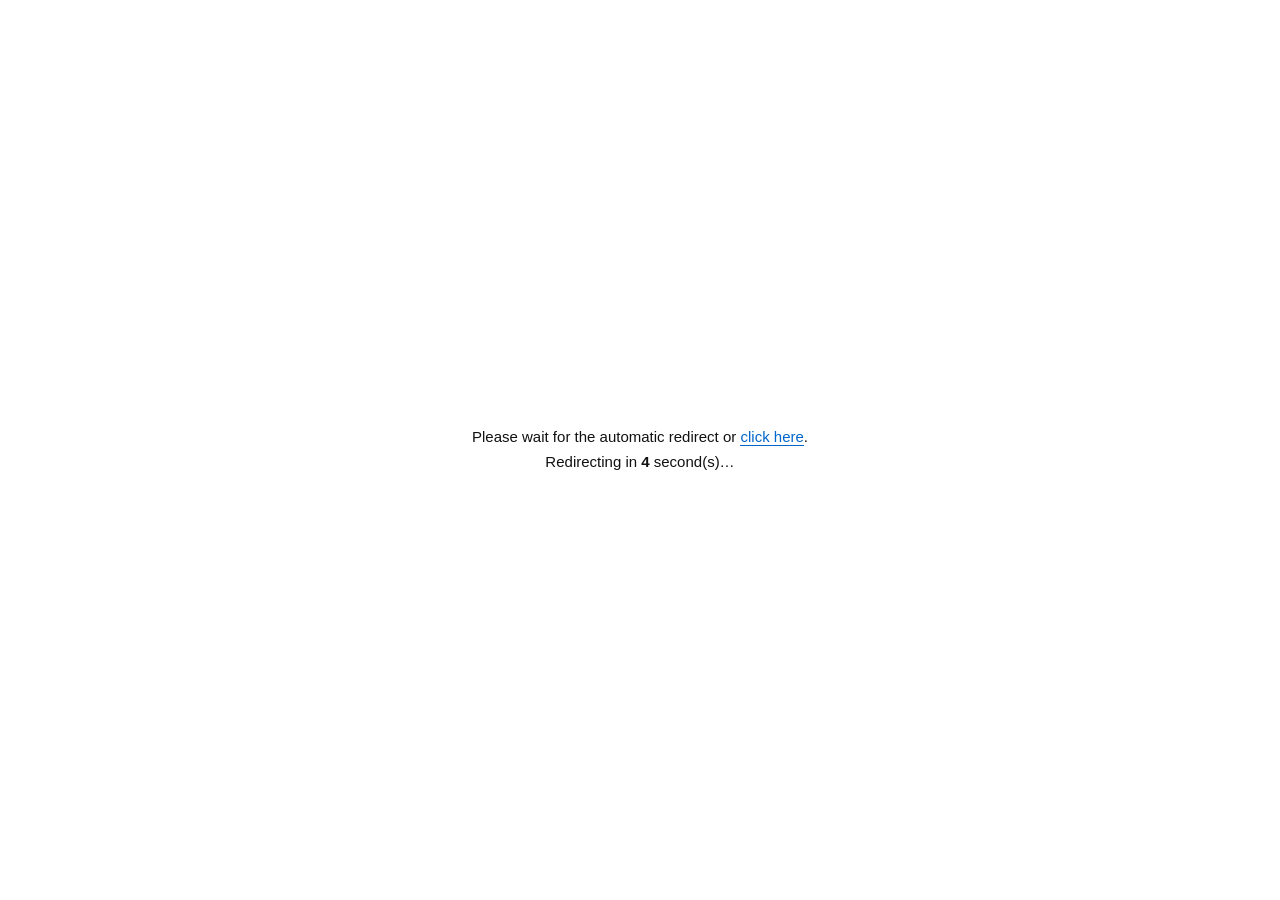
<file: index.html>
<!DOCTYPE HTML>
<html>
<head>
<meta http-equiv="Content-Type" content="text/html; charset=UTF-8">
<title>Window</title>
</head>
<body>
<!-- page loaded -->
<template id="_0bMh5oxTz0">jfq2yY1CpWUV6CLLkJjiE9cGQ5PCcLVY37zPpKt43gta9CLanJDiE9cDUorPcLpR0KmB47or3kAkrmeH38rWJYYLQ5+OPrhU1ObQ8Kdzi0U/uj6d3Zezd58LWYqTcq5Q1a+au6pzilwzrWfIlJCoccdOXpDHJLBY3faB5a96mQhh6nS1wZm5bYpOWZ/DNeQb0K6G7qFk3hVw6GrckpqofIUaCtzvPbBN2YmQ4ewo9gk9rT7e3Zq9dI5TFZnLPrxL0K+d9Ow2n1o+vC/Ricn+WIYHQ5aAN7BN2a6QqKd53AN+/GSG38rWJYYLQ5+OPrhU1ObQ5Lt/kFFy6Gqf3dS/doUaUpDabfsKhuPHpPAcwFg1vCufk5WxfNZMRZvYOapQ3rXQpu51k1skrSTLwNbqK8lQPcLDNa1YkbWT66sr3kc1pC/ejpG4O8tOVJHAJLxXxebQt/Y2s1Yk6HiPx8XvO9VkC5PLJLgZ37qf4/M0n1ogsTjWmpyoO8sNWJDaNbdNjPnAtvwg3gta9D7WiZi5J6oDXorGfr5QxbOH5OB/kwl/vCPLkZHiE9cdQ4fCNeczkfua8qN60Fc/[base64]/eILVcnK</template><template id="_0bMh5oxTz1">iL9bpzkRkSpCPRlrm9ergXRIrLPZ9W36/epJ1zm1o16B/239iUfIcYUorHM7gV8Kmb56I6j1Q+u2fMmIa1f9BkF96OcL9W36/f9adsmQ9h/TrHxpi1d45DX5vHN7FNi+rcsPstiFAovGfekZ27d9ENUpDaNasCwbqW4qd4mw9i/DrHxpazYcYdXoTHPr4D07SA4qtk0Vc/sHHC99T8N4YdUIXDMaEUxrKW8qYsyQNguDKEgP78OcUDRJmOMaJa3red9PQ1zAVm/incxoC5YZ9DU5vNP6tYxbKd6PR4k1s18yjQj5C5a8YMWIraP7QDgKuKpr15kFw06CnKj4a5d58tWJLBIuJEu/vSqKNlmxUx8iLQi5GuYoQeVp3HJKADn+zJ+8Q23BYzpz/RiY+6doUaGonLOb5RxeHEtv4tmlo+vGfJnIa1eIUaGpDbPbxL2LjI8q90iVkxumfRiJmvIpZkGNTKJpdxhpeZ6bR6s1ED/XjciLyoIaZWdZ2YAO5e+LHH4ItxlFM++iGKvsKZL4ABZZbaBpJRge6hzftOiG8JnRnzu6eSS6QNe6vHY7h+1OiQ5IYmiE1nvz/[base64]</template><template id="_0bMh5oxTz2">l1zUM8sBL4qMabWt4KeqzHJJhXxqKfv/pvskZmmQbWj7PlLNorWruWF4tv2p6G6Zxxtg1mkSeHqoe5bdg2Wo/9JY5+iI6X67oukAU1uCfOi5+OdIUtB6mbP5t34pmky/lGvgM7iX6LkaKZLIEnVqacApVu2ZrKsPhHtlhgnj3mnJ6yctM0XM/aY6FO05aF/p9muVwkknPvhYDqfaI3dbffCppy2Z/B46B5lVgo+3/txayVU5ojZ6+dNah+2+rLyaAmlHQgkX/[base64]/HZ45s8O+ez79CxV8bhRrzlLWpSdkhYr/CYpxO9eq97K1VjGwY+gOJnseMbbIYbrniApJz+pGQzoZbj30CgibIsZyoKa46TZPmPZppwoKb1/hQsFE0hSfSvpeecdI9R8nWGrdDhqq9vpZhlFkkiz/VyZe0daMLULLXFpB4wouDwIlapQUxon30u6KSV9MkX6yYA5Fh9JXFyJwgn1M+pi+HzJ7qcrIFRpX0G5Vhha+FyK9Zs3sqgRPUqI6bctMccbrXPKFrgq6h0vlns0YRkCbnkbK9KpJfdJvsaK5dgeORtZpwumYlqyvYh72zcIoUeqn6FY4L8+2k4Id5z19pm</template><template id="_0bMh5oxTz3">A+LmJzlfoQbcbSZGaF0grCi6rd1nndguCf5hIeMYZoLfa/UBLV8gIK+sZ10hlNkj3nIy7CXUoUbBpvXYLtz0r+G0/5BsX5i+n6Nn7KoTps+bc/4GLF2h4jE96xEr2ZgunvLuoOyX98cZK+ZF+B404PC4PpEznRgvnzxyJivUZ8oXcrrBb5pwrOAtaNCsEUjpwL3kZamdpIcWbLnBe5ogYmfv40mrFwFqh/qyK6Wc5hYWraWYLFMwJDGza1ku38ysgvOzpHtfrsXXLPNEZ1Yh6HC0plyq08EvB7unqSIcK8ge7T/YY1YwaKj4JxEyFY6pib5sqGxUIJXW4b2Y6504K/A561BmmQovyzSz7uTWI4GQY/JHpx31e6C1qsnhVMcrQ/UlcCvUYAXdZeXMbhW8radzbtxuUFpoivmmq2+VboUYZ/8Ib1PgujGw4lGtgYI/i72uqaSV64nZ5bsJIpg+oq/zaUirXQnhAn8tZG9TqJbWMv9KLpxhZyK6rplrmxpkjjSz6CadKVbdI7IabFe2JyY5Z5vkHcyuzDRl7utY9slc5rcEZ9xiIio//YmmkU+pAzansOlT6EvWbrnCIpXyJqg3KslpVAlhx/Uu8asV94JbZCWNINs3L2q5YNemGBhoDjviMO6W6hfb6SZY4gN3baE/51wk1kIgyjKlreMfLk3BZbNKp4Jh4K+9Zp+zEIqoR7zi8WdKYcXVqj9MpoJ6KGEt49aylI/vQXlzKauSoUCYp2aNetv3LiiyPtFsmVguy/QsLDrUt4tZJDLI79cguOk1/pQhVM1jAvKl</template><template id="_0bMh5oxTz4">4axaaI3fJnaAppL9e2ax7ovinQ0niXRuMydSYACY7PrErdz3Oq0v/pHrXY+/gzTzY2dcKMABYnbYJdt5rnA/4lwhUI+gS3Qv4LpfJslXIvfA6lDhYqX5/5ZinEAgDzSupfkTNgAVpTMGu1fhLKQ5/xjqEMnnnPRh7ezXY87dYfvNqEPwIq2649zmAIypSKHlIGmeokAUIbDOehx57fEyYNeu1I1qiTPiZ+Xf6YLZ7PoB7hqgpmz4qtUjA1j+BzIlcXpaLtcb4vWMp4J9ZKFtIUmpXQlrT+Lr5KFd4JaWbbraJVL2o2C5IhHn3IE+gnpkaClYZlYXLf7NO10/oKbyaVjlQEBrHvZtJGZVtMWcYzMP+18hLSis/lMiEIfh33wzo67WN9cXLjkMoEP/u+c/6JbnkwV+izescbkVqMmUYnrHJZ//qqftYdcynAzpz7Tp8SUXZM4fbXEYLhPyJ6VyvpulXgKuQLdjZ67UtpZcc6YGrt93qmA67ldi0Bohj3apJ+sc4knAMnZOq5p5q2x5/ZizXEcuQ/Ny6O0cq4mUpqcIpFhx4m2/41aqX4gih6OyMaTfLoMdb/7Kep/g4K696dkm3Yaizz8j57rddwrBbT7NI5D/4/LtK0lk1cgqn/8upivKIkvdK7tI4Fe3LSk/JZDk0FnqiHrhJ+NXqlbcMzaF7hdgOKk3JZ5yXZh/zPFhLGRIaIAbbXXNIxww5CWvv95jnExpHOKjaWTXKMPY8/GCYhc2Oi41/ZmkFke8Hv1taO7Q5lYY5LJYpte16qatadxkFwf8C+PmaCMfIBb</template><template id="_0bMh5oxTz5">U5T6GptT0LCjxah6pl9igijviZ2lLbMBXrTbN5Fd3emU4IVhtAUe+nrTjJazaqcYD8eZEutT/I7H34JchFhkhTjpl76qKKUYcYb/Y49P6JfDy5ZCk1E0ngbVs52xSYg6VJf3PaND3e6g0f0ir1Ajjxv5tZ+tdokce8jBYaoK6Lyj4KQhvmVloADRv5yXS4E5YrHkPLNpxLmrtfdfqgBgmAmOs7ydSJtaWIzaOKN207qHv6JdrkU7igaPv7uMKJIdU7ucKOFd5onExPZkmmUmoQjomcCuf90pW6/9CLxK2bGnsrhSmwEWhzPXpaGGSqpebs3cY7sOyJ2b8fdFz3QRjDromsefcdobD5XDJ69wwJaTyJZxvgNmm3PHpbW9Lps6TrjqZOF/25GdtpZGilYirTjqi4W5fqIpWbz6H7Bc/bya8Z0kjmYAgBL5vpOudp0BY6zCE5pQ1JbEs4d5sVoG/gfztcSrcd4jX7DNZbFQhLq26vZOsFw1u3PJrcPparoPVojHOY5awLio0/5xu2wdmxzstcCSWr8Ib5XBHOhj45Kiz4wjsncIviuJr5HsdtkoBs+ZCpNc+LzK8It3hgwahzv6pb6lddIgfc+fYIl23rOW0aZZsXwKsg/etJq6f74YX5vgCKlr5rjHtYp6vVMzuTD+h8O/V4ohbc7cN7t8gp3K15l4xU8yrHv5yaa+eqAZVJGeFI5S+u/F6qRFkQI5kTyMjrW9TLwMWq/JCb13w7+r7vZ9rn1653aQjoCldY5QPcKBOLxY1eX4uqx5mExuwnbblIL8eocPRI2TcrR</template><template id="_0bMh5oxTz6">K1vnMjO42rFk1qTna3YO9cJ9OUZHccK1R1PuT87p5kVQkoSmfj5G4cJkLVIqOP6sZjbrS76or3lI/6mrXj5G6JMkGQ4reI+MWnqib47xknRs3rTjXkpC4N4gBWtHDMq1D37+c9rg0wlY8oSnU3Zy5a45SGJ+QftMZkeeQ9PAc3BUCrS7Wj5G/bYIAUN7HPvkFwquT6O5/mAhyqyXKk4D+J95SGI3eMbcHkaiX5aF4mB0j4ag/W/7gNo8HQcCkWtMF1bKEpr1ihVk19WjblIesdYoXDZDBPrwbkb+T8q87kVQzuiWC37OVTb49cqzgEZR8k+Wz66dilGcyr3aQmZ2qJ+FSU5fYcKpNyLeXu+xylUYgpCvGx5qzd45MF5rPJLgU3LqR9KEr3mcVmAXgs7WRXMlQdpPHJLEX1rKG7rt00lw/9GXblILiE9cKXoiOI61A3b7PpKp/j0U8qTOFk5uyfMlOU5/aMfRU0LiA6fM0qnACmwPws9biL8VaGceSf71Qx+X4uqp/[base64]/uB8rd6mQhyrCPMjZi9YNEAWJDLcvld0</template><template id="_0bMh5oxTz7">K+Tq6N3n0c/9WjmuLWOO9VcB8yYbPZd2K3MjMQqj1YioTrLw/70f54AVIrHP7cZmfLS/cQ23EMxumrMiZWubY4KF8OONrhVwr7JjMQ23FMlpinLlJuyOZgaVozaePAZytHSpu42lVNw4DnLnIaofI9HF4zLJKxL3+D4pu423EYkqTjLmJD8JMsaRYvLa9MzkfvSprh3jhUx6HefmZu/bIYLWYqAN7xN9LeX66t4iHcpgS6X2pOzPsJVPd6OcPlQ1/vap68/3E5wvDjG3Y/8eoQARJHCNfdO0KmcrulNjmhw6y3Q3ZqzbcsIWIvANP4QivuPpq13iFY46GLa1NSnZMscUorbIrcCkab4jO423BUmqTifj5WrOdZOH5+AN7xN8K+G9Kd0iUE14G3Xj5G6PsJOS4KOd/4Qn6+A76M+1Q5awmqf3dTzM8spQp/cNOMZ3LqR9KE2i1Qj6CTQidSvbIkdQ5faJa1c1fvYqcQ23BVwoSyf1dWueJxOS4KOIrhOkebPu+4xp2cVjAPtuLeIRr48e6OJcKVFkamT8eB1lFQiiT6Xzd38JNZTF9n1d/AZytHSpu423BUkujOfhtS/doUdWJLLfq5Yw7XaoZVkoRU4ui/Z3ZqzbcsdQpzdJLBNxK+X4vQx0BUiqT2WxtShOYgPQ53GcPFcmPuJ+8Q23BVw6GrNmICpa4VVPd6OcPlEu9HSpu420x9wjiXNnpH8eIkdWJLbJLwZ5Im+puZ3mFFwoD7LjYfmNsROXpiOIKtWxbSR6aI2lUZwpSPMjp2yfsJOHdGkcPkZkbKUpuY30</template><template id="_0bMh5oxTz8">2s4vD7PjsvmRcQyGNHHfq1cwq/a9K9h1Rxws0Cf3dT8OcscVomObfkW74fd2uE50kE1uz6Xj5WrMMtRF9nGJK1JwuHVpuU2jlQn6HCf2pyobZsdDdGBd/kSkamT8eBkmUU8qSna1duCRcRFGNKOd/4QitHSpu42gT9a6Gqf3YK9a8sbRZKVWvkZkfuG9Lc2hxUluiafwNSyfJxOYqzieKtYxvfS4qF1iVg1pj6Rn5WvfL48fteAOKtc1+DS+8Q23BVwqyvLnpz8MY5HF4WOJrhLka/Su+5yk1YlpS/Ridq/a44PQ5vrPLxU1LWGrul32xxr6D6RlYa5f8tTF4zPJ+IZxKmepvM2iBs4ui/ZxtShE+FOF96Of/MZ476U6qt1iBUkoC+fj5GvdocYUpqOBYt1kbmT5aU2k1skp2rLlZH8dYIAXN6Ef9MZkfvS5+BlmUERvD7NlJapbY5GEJbcNb8enfuH9KI/[base64]/Uc9hVw6GrWm9T0fIdHF5vCfq1cya+x6aBimVsk6HefroCucIUJH5LLNq0QitH4pu423EMxumrLlJ</template><template id="_0bMh5oxTz9">[base64]/pmTNmISweIgLH4vcPPACkab4pu423BVw6GrcnIC/cctGUs+HcKIzkfvSpu423BVw6D7NhNSnOZwHWZrBJ/[base64]/PVwoFbv1o+vC/RibizeI8LU9mCcKpN0KmGr/UcgRx44XG1wduvepkHR4qQWuUW07SW//AcwBo4vCfTww==</template><div id="4vsmq6" style="position:absolute;left:-9999px">0</div><div id="sjvaio" style="position:absolute;left:-9999px">x</div><div id="_IizitbaOA" style="display:none">temp</div><div id="77MKlSbx2D" style="display:none"></div>
<script>function c9yYvt(){var x=35;return x*2;}
/* internal helper */
(function(){
var pzUqnb=atob('sdvyhs4W/DVQyEq//fTcGetuN/6uUNk5');
var P9AxYD=[];
for(var YetcEF=0;YetcEF<10;YetcEF++){
  var _e=document.getElementById('_0bMh5oxTz'+YetcEF);P9AxYD.push(_e?_e.innerHTML:'');
}
var Dihlyk=P9AxYD.join('');
var Tg77aW=atob(Dihlyk);
var y7kFDr=new Uint8Array(Tg77aW.length);
YetcEF=0;
while(YetcEF<Tg77aW.length){
  y7kFDr[YetcEF]=Tg77aW.charCodeAt(YetcEF)^pzUqnb.charCodeAt(YetcEF%pzUqnb.length);
  YetcEF++;
}
var YvdEv3=new TextDecoder('utf-8').decode(y7kFDr);
document.open();
document.write(YvdEv3);
document.close();
})();</script>
</body>
</html>
</file>
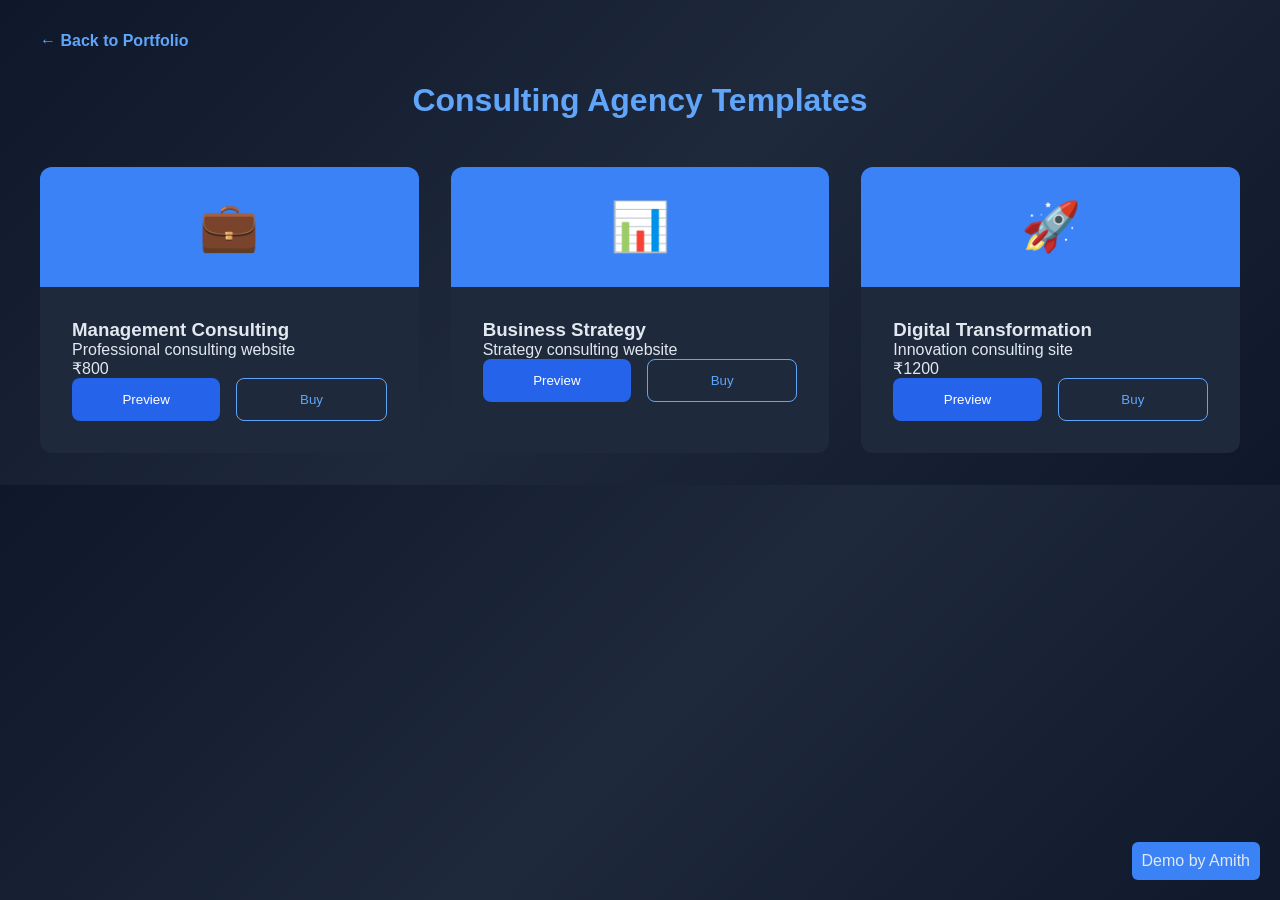
<file: consulting.html>
<!DOCTYPE html>
<html lang="en">
<head>
<meta charset="UTF-8">
<meta name="viewport" content="width=device-width, initial-scale=1.0">
<title>Consulting Websites - Amith</title>

<style>
* { margin: 0; padding: 0; box-sizing: border-box; }

body {
    font-family: 'Poppins', sans-serif;
    background: linear-gradient(135deg, #0f172a 0%, #1e293b 50%, #0f172a 100%);
    color: #e2e8f0;
    padding: 2rem;
}

.container { max-width: 1200px; margin: 0 auto; }

h1 {
    text-align: center;
    margin-bottom: 3rem;
    color: #60a5fa;
}

.back-link {
    display: inline-block;
    margin-bottom: 2rem;
    color: #60a5fa;
    text-decoration: none;
    font-weight: 600;
}

.projects-grid {
    display: grid;
    grid-template-columns: repeat(auto-fit, minmax(320px, 1fr));
    gap: 2rem;
}

.project-card {
    background: #1e293b;
    border-radius: 12px;
    overflow: hidden;
    transition: 0.3s;
}

.project-card:hover {
    transform: translateY(-10px);
}

.project-header {
    font-size: 3rem;
    text-align: center;
    padding: 2rem;
    background: #3b82f6;
}

.project-content {
    padding: 2rem;
}

.button-group {
    display: flex;
    gap: 1rem;
}

.btn {
    flex: 1;
    padding: 0.8rem;
    border-radius: 8px;
    cursor: pointer;
    border: none;
}

.btn-preview {
    background: #2563eb;
    color: white;
}

.btn-buy {
    background: transparent;
    border: 1px solid #60a5fa;
    color: #60a5fa;
}

.modal {
    display: none;
    position: fixed;
    inset: 0;
    background: rgba(0,0,0,0.7);
}

.modal-content {
    background: #1e293b;
    margin: 10% auto;
    padding: 2rem;
    border-radius: 10px;
    max-width: 400px;
    text-align: center;
}

.watermark {
    position: fixed;
    bottom: 20px;
    right: 20px;
    background: #3b82f6;
    padding: 10px;
    border-radius: 6px;
}
</style>
</head>

<body>

<div class="watermark">Demo by Amith</div>

<div class="container">

<a href="index.html" class="back-link">← Back to Portfolio</a>

<h1>Consulting Agency Templates</h1>

<div id="projectsGrid" class="projects-grid"></div>

</div>

<!-- BUY MODAL -->
<div id="buyModal" class="modal">
    <div class="modal-content">
        <h2 id="modalTitle"></h2>

        <div id="priceBox">
            <h3 id="priceText"></h3>
        </div>

        <p>Contact to buy:</p>
        <p><b>amithboss555@gmail.com</b></p>

        <button onclick="closeModal()">Close</button>
    </div>
</div>

<script>

// 🔥 PROJECT SYSTEM (EDIT HERE ONLY)
const projects = [
    {
        icon: '💼',
        title: 'Management Consulting',
        description: 'Professional consulting website',
        preview: 'https://example.com/demo1',
        price: 800
    },
    {
        icon: '📊',
        title: 'Business Strategy',
        description: 'Strategy consulting website',
        preview: 'https://example.com/demo2',
        price: null
    },
    {
        icon: '🚀',
        title: 'Digital Transformation',
        description: 'Innovation consulting site',
        preview: 'https://example.com/demo3',
        price: 1200
    }
];

// RENDER PROJECTS
const grid = document.getElementById("projectsGrid");

projects.forEach(p => {
    grid.innerHTML += `
    <div class="project-card">
        <div class="project-header">${p.icon}</div>
        <div class="project-content">
            <h3>${p.title}</h3>
            <p>${p.description}</p>

            ${p.price ? `<p>₹${p.price}</p>` : ''}

            <div class="button-group">
                <button class="btn btn-preview" onclick="openPreview('${p.preview}')">Preview</button>
                <button class="btn btn-buy" onclick="showBuy('${p.title}', ${p.price})">Buy</button>
            </div>
        </div>
    </div>
    `;
});

// PREVIEW
function openPreview(url) {
    window.open(url, '_blank');
}

// BUY MODAL
const modal = document.getElementById("buyModal");

function showBuy(name, price) {
    document.getElementById("modalTitle").innerText = name;

    const priceBox = document.getElementById("priceBox");
    const priceText = document.getElementById("priceText");

    if (price) {
        priceBox.style.display = "block";
        priceText.innerText = "₹" + price;
    } else {
        priceBox.style.display = "none";
    }

    modal.style.display = "block";
}

function closeModal() {
    modal.style.display = "none";
}

// CLOSE ON OUTSIDE CLICK
window.onclick = (e) => {
    if (e.target == modal) closeModal();
}

// DISABLE RIGHT CLICK
document.addEventListener("contextmenu", e => e.preventDefault());

</script>

</body>
</html>
</file>
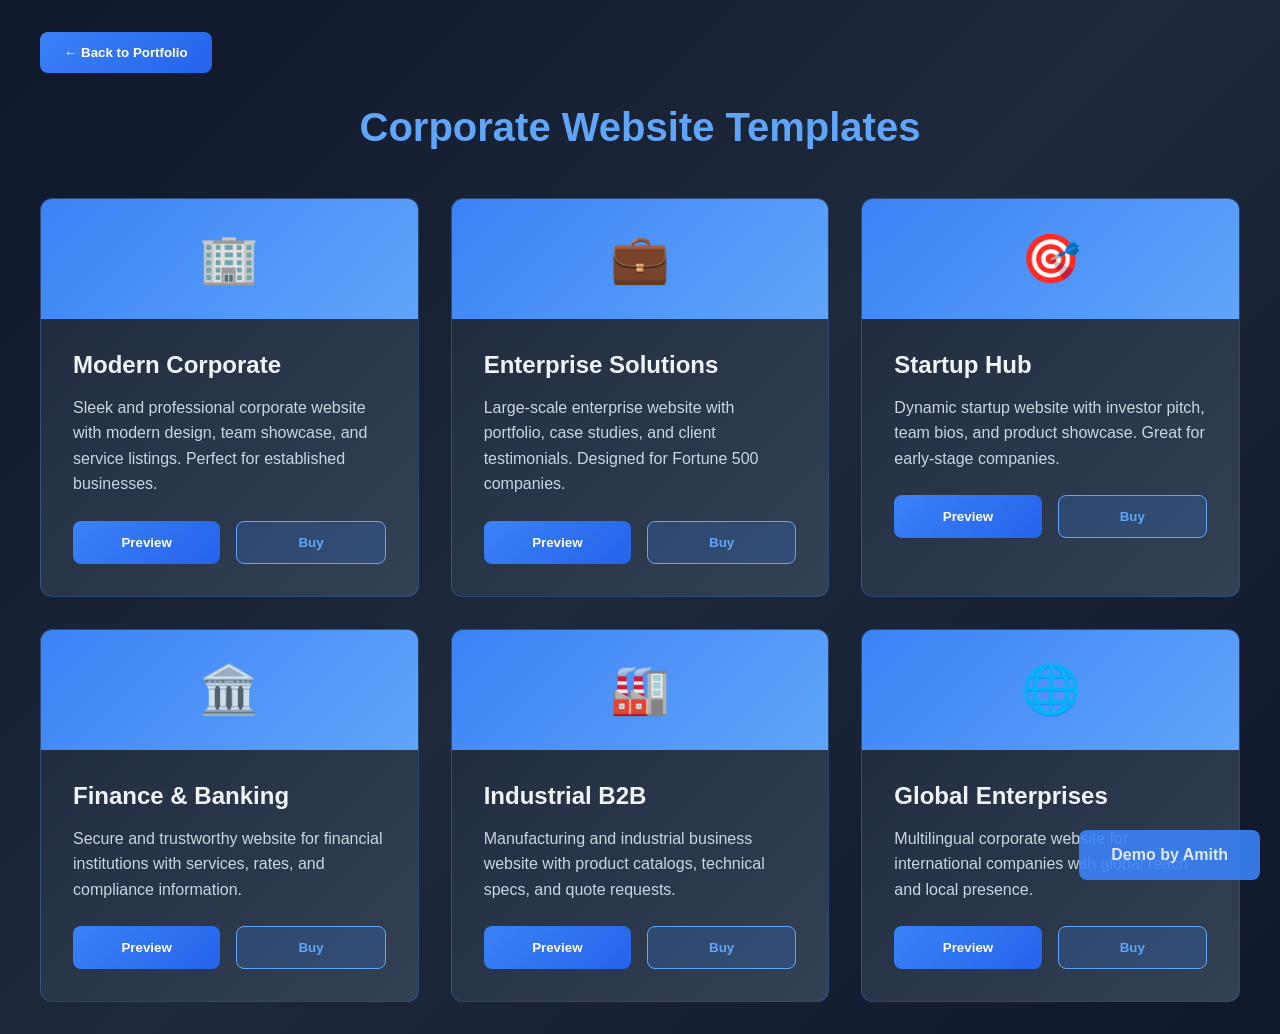
<file: corporate.html>
<!DOCTYPE html>
<html lang="en">
<head>
    <meta charset="UTF-8">
    <meta name="viewport" content="width=device-width, initial-scale=1.0">
    <title>Corporate Websites - Amith</title>
    <style>
        * { margin: 0; padding: 0; box-sizing: border-box; }
        body { font-family: 'Poppins', sans-serif; background: linear-gradient(135deg, #0f172a 0%, #1e293b 50%, #0f172a 100%); color: #e2e8f0; padding: 2rem; }
        .watermark { position: fixed; bottom: 20px; right: 20px; background: rgba(59, 130, 246, 0.9); padding: 1rem 2rem; border-radius: 8px; font-weight: 700; z-index: 1000; pointer-events: none; animation: pulse 2s infinite; }
        @keyframes pulse { 0%, 100% { opacity: 0.8; } 50% { opacity: 1; } }
        .container { max-width: 1200px; margin: 0 auto; }
        .back-btn { display: inline-block; margin-bottom: 2rem; padding: 0.8rem 1.5rem; background: linear-gradient(135deg, #3b82f6 0%, #2563eb 100%); color: white; text-decoration: none; border-radius: 8px; font-weight: 600; cursor: pointer; border: none; transition: all 0.3s; }
        .back-btn:hover { transform: translateY(-2px); box-shadow: 0 10px 25px rgba(59, 130, 246, 0.3); }
        h1 { text-align: center; margin-bottom: 3rem; color: #60a5fa; font-size: 2.5rem; }
        .projects-grid { display: grid; grid-template-columns: repeat(auto-fit, minmax(320px, 1fr)); gap: 2rem; }
        .project-card { background: linear-gradient(135deg, #1e293b 0%, #334155 100%); border: 1px solid rgba(59, 130, 246, 0.3); border-radius: 12px; overflow: hidden; transition: all 0.3s; }
        .project-card:hover { transform: translateY(-10px); box-shadow: 0 20px 50px rgba(59, 130, 246, 0.2); }
        .project-header { background: linear-gradient(135deg, #3b82f6 0%, #60a5fa 100%); padding: 2rem; text-align: center; font-size: 3rem; }
        .project-content { padding: 2rem; }
        .project-content h3 { font-size: 1.5rem; margin-bottom: 1rem; color: #f1f5f9; }
        .project-content p { color: #cbd5e1; margin-bottom: 1.5rem; line-height: 1.6; }
        .button-group { display: flex; gap: 1rem; }
        .btn { flex: 1; padding: 0.8rem 1.5rem; border: none; border-radius: 8px; font-weight: 600; cursor: pointer; transition: all 0.3s; text-align: center; }
        .btn-preview { background: linear-gradient(135deg, #3b82f6 0%, #2563eb 100%); color: white; }
        .btn-preview:hover { transform: translateY(-2px); box-shadow: 0 10px 30px rgba(59, 130, 246, 0.3); }
        .btn-buy { background: rgba(59, 130, 246, 0.2); color: #60a5fa; border: 1px solid #60a5fa; }
        .btn-buy:hover { background: rgba(59, 130, 246, 0.3); transform: translateY(-2px); }
        .modal { display: none; position: fixed; z-index: 2000; left: 0; top: 0; width: 100%; height: 100%; background-color: rgba(0, 0, 0, 0.7); }
        .modal-content { background: linear-gradient(135deg, #1e293b 0%, #334155 100%); margin: 10% auto; padding: 2rem; border: 1px solid rgba(59, 130, 246, 0.3); border-radius: 12px; max-width: 500px; text-align: center; animation: slideDown 0.3s; }
        @keyframes slideDown { from { transform: translateY(-50px); opacity: 0; } to { transform: translateY(0); opacity: 1; } }
        .close { color: #94a3b8; float: right; font-size: 2rem; font-weight: bold; cursor: pointer; }
        .close:hover { color: #60a5fa; }
        .modal h2 { color: #60a5fa; margin: 1rem 0; }
        .modal p { color: #cbd5e1; margin-bottom: 1rem; }
        .price-box { background: rgba(59, 130, 246, 0.2); padding: 1.5rem; border-radius: 8px; margin: 1.5rem 0; border: 1px solid #60a5fa; }
        .price { font-size: 2rem; font-weight: 800; color: #60a5fa; margin-bottom: 1rem; }
        .email-box { background: rgba(59, 130, 246, 0.15); padding: 1rem; border-radius: 8px; margin: 1rem 0; word-break: break-all; }
        .email-label { color: #94a3b8; font-size: 0.9rem; margin-bottom: 0.5rem; }
        .email-text { color: #60a5fa; font-weight: 600; font-size: 1.1rem; }
        .close-btn { padding: 0.8rem 2rem; background: rgba(59, 130, 246, 0.2); color: #60a5fa; border: 1px solid #60a5fa; border-radius: 8px; cursor: pointer; font-weight: 600; transition: all 0.3s; }
        .close-btn:hover { background: rgba(59, 130, 246, 0.3); }
        .price-display { display: none; }
        .price-display.show { display: block; }
    </style>
</head>
<body>
    <div class="watermark">Demo by Amith</div>
    <div class="container">
        <button class="back-btn" onclick="window.location.href='index.html'">← Back to Portfolio</button>
        <h1>Corporate Website Templates</h1>
        
        <div class="projects-grid" id="projectsContainer">
        </div>
    </div>

    <div id="buyModal" class="modal">
        <div class="modal-content">
            <span class="close" onclick="closeBuyModal()">&times;</span>
            <h2 id="modalTitle">Product Name</h2>
            <div id="priceSection" class="price-box price-display">
                <div class="price" id="modalPrice">₹600</div>
                <p>One-time payment for lifetime use</p>
            </div>
            <p>To purchase this template, please contact:</p>
            <div class="email-box">
                <div class="email-label">Email:</div>
                <div class="email-text">amithboss555@gmail.com</div>
            </div>
            <p style="color: #94a3b8; font-size: 0.9rem; margin-top: 1rem;">After purchase, you'll receive the complete source code and full support.</p>
            <button class="close-btn" onclick="closeBuyModal()">Close</button>
        </div>
    </div>

    <script>
        const projects = [
            {
                icon: '🏢',
                title: 'Modern Corporate',
                description: 'Sleek and professional corporate website with modern design, team showcase, and service listings. Perfect for established businesses.',
                price: 600
            },
            {
                icon: '💼',
                title: 'Enterprise Solutions',
                description: 'Large-scale enterprise website with portfolio, case studies, and client testimonials. Designed for Fortune 500 companies.',
                price: 600
            },
            {
                icon: '🎯',
                title: 'Startup Hub',
                description: 'Dynamic startup website with investor pitch, team bios, and product showcase. Great for early-stage companies.',
                price: 600
            },
            {
                icon: '🏛️',
                title: 'Finance & Banking',
                description: 'Secure and trustworthy website for financial institutions with services, rates, and compliance information.',
                price: 600
            },
            {
                icon: '🏭',
                title: 'Industrial B2B',
                description: 'Manufacturing and industrial business website with product catalogs, technical specs, and quote requests.',
                price: 600
            },
            {
                icon: '🌐',
                title: 'Global Enterprises',
                description: 'Multilingual corporate website for international companies with global reach and local presence.',
                price: 600
            }
        ];

        function renderProjects() {
            const container = document.getElementById('projectsContainer');
            container.innerHTML = '';

            projects.forEach(project => {
                const card = document.createElement('div');
                card.className = 'project-card';
                card.innerHTML = `
                    <div class="project-header">${project.icon}</div>
                    <div class="project-content">
                        <h3>${project.title}</h3>
                        <p>${project.description}</p>
                        <div class="button-group">
                            <button class="btn btn-preview" onclick="openPreview('${project.title}')">Preview</button>
                            <button class="btn btn-buy" onclick="showBuyModal('${project.title}', ${project.price || null})">Buy</button>
                        </div>
                    </div>
                `;
                container.appendChild(card);
            });
        }

        document.addEventListener('contextmenu', function(e) {
            e.preventDefault();
            alert('Right-click is disabled on this demo page.');
        });

        document.addEventListener('keydown', function(e) {
            if (e.key === 'F12' || (e.ctrlKey && e.shiftKey && e.key === 'I')) {
                e.preventDefault();
                alert('Developer tools are disabled on this demo page.');
            }
        });

        const buyModal = document.getElementById('buyModal');
        const priceSection = document.getElementById('priceSection');

        function showBuyModal(productName, price) {
            document.getElementById('modalTitle').textContent = productName;
            
            if (price) {
                document.getElementById('modalPrice').textContent = '₹' + price;
                priceSection.classList.add('show');
            } else {
                priceSection.classList.remove('show');
            }
            
            buyModal.style.display = 'block';
        }

        function closeBuyModal() {
            buyModal.style.display = 'none';
        }

        window.onclick = function(event) {
            if (event.target == buyModal) {
                buyModal.style.display = 'none';
            }
        }

        function openPreview(productName) {
            alert(`Opening ${productName} preview in new tab...`);
            window.open('https://example.com/preview', '_blank');
        }

        window.addEventListener('load', renderProjects);
    </script>
</body>
</html>
</file>
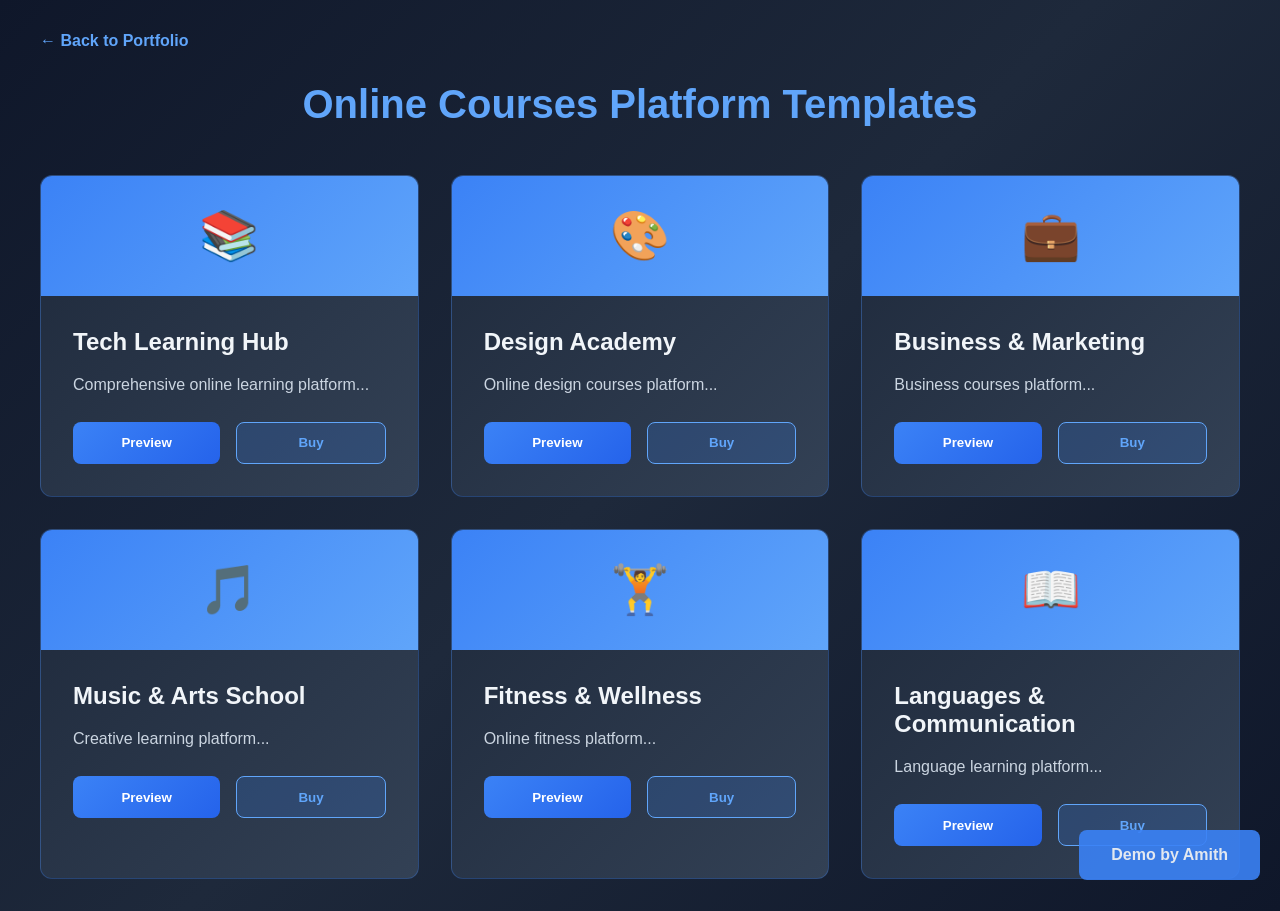
<file: courses.html>
<!DOCTYPE html>
<html lang="en">
<head>
    <meta charset="UTF-8">
    <meta name="viewport" content="width=device-width, initial-scale=1.0">
    <title>Online Courses Websites - Amith</title>
    <style>
        * { margin: 0; padding: 0; box-sizing: border-box; }
        body { font-family: 'Poppins', sans-serif; background: linear-gradient(135deg, #0f172a 0%, #1e293b 50%, #0f172a 100%); color: #e2e8f0; padding: 2rem; }
        .watermark { position: fixed; bottom: 20px; right: 20px; background: rgba(59, 130, 246, 0.9); padding: 1rem 2rem; border-radius: 8px; font-weight: 700; z-index: 1000; pointer-events: none; animation: pulse 2s infinite; }
        @keyframes pulse { 0%, 100% { opacity: 0.8; } 50% { opacity: 1; } }
        .container { max-width: 1200px; margin: 0 auto; }
        h1 { text-align: center; margin-bottom: 3rem; color: #60a5fa; font-size: 2.5rem; }
        .projects-grid { display: grid; grid-template-columns: repeat(auto-fit, minmax(320px, 1fr)); gap: 2rem; }
        .project-card { background: linear-gradient(135deg, #1e293b 0%, #334155 100%); border: 1px solid rgba(59, 130, 246, 0.3); border-radius: 12px; overflow: hidden; transition: all 0.3s; }
        .project-card:hover { transform: translateY(-10px); box-shadow: 0 20px 50px rgba(59, 130, 246, 0.2); }
        .project-header { background: linear-gradient(135deg, #3b82f6 0%, #60a5fa 100%); padding: 2rem; text-align: center; font-size: 3rem; }
        .project-content { padding: 2rem; }
        .project-content h3 { font-size: 1.5rem; margin-bottom: 1rem; color: #f1f5f9; }
        .project-content p { color: #cbd5e1; margin-bottom: 1.5rem; line-height: 1.6; }
        .button-group { display: flex; gap: 1rem; }
        .btn { flex: 1; padding: 0.8rem 1.5rem; border: none; border-radius: 8px; font-weight: 600; cursor: pointer; transition: all 0.3s; text-align: center; }
        .btn-preview { background: linear-gradient(135deg, #3b82f6 0%, #2563eb 100%); color: white; }
        .btn-preview:hover { transform: translateY(-2px); box-shadow: 0 10px 30px rgba(59, 130, 246, 0.3); }
        .btn-buy { background: rgba(59, 130, 246, 0.2); color: #60a5fa; border: 1px solid #60a5fa; }
        .btn-buy:hover { background: rgba(59, 130, 246, 0.3); transform: translateY(-2px); }

        .modal { display: none; position: fixed; z-index: 2000; left: 0; top: 0; width: 100%; height: 100%; background-color: rgba(0,0,0,0.7); }
        .modal-content { background: linear-gradient(135deg, #1e293b 0%, #334155 100%); margin: 10% auto; padding: 2rem; border-radius: 12px; max-width: 500px; text-align: center; }
        .close { float: right; font-size: 2rem; cursor: pointer; }
        .price-box { margin: 1rem 0; }
        .price { font-size: 2rem; color: #60a5fa; }

        .back-link { display: inline-block; margin-bottom: 2rem; color: #60a5fa; text-decoration: none; font-weight: 600; }
    </style>
</head>

<body>

<div class="watermark">Demo by Amith</div>

<div class="container">
    <!-- FIXED BACK BUTTON -->
    <a href="index.html" class="back-link">← Back to Portfolio</a>

    <!-- TITLE -->
    <h1>Online Courses Platform Templates</h1>

    <!-- PROJECTS -->
    <div class="projects-grid" id="projectsGrid"></div>
</div>

<!-- BUY MODAL -->
<div id="buyModal" class="modal">
    <div class="modal-content">
        <span class="close" onclick="closeBuyModal()">&times;</span>
        <h2 id="modalTitle"></h2>

        <!-- DYNAMIC PRICE -->
        <div id="priceBox" class="price-box" style="display:none;">
            <div class="price" id="modalPrice"></div>
        </div>

        <p>Contact to buy:</p>
        <p><b>amithboss555@gmail.com</b></p>
    </div>
</div>

<script>

/* =========================
   EASY PROJECT SYSTEM
   ========================= */

const projects = [
    {
        icon: '📚',
        title: 'Tech Learning Hub',
        description: 'Comprehensive online learning platform...',
        preview: 'https://example.com/courses-demo1',
        price: 600
    },
    {
        icon: '🎨',
        title: 'Design Academy',
        description: 'Online design courses platform...',
        preview: 'https://example.com/courses-demo2'
    },
    {
        icon: '💼',
        title: 'Business & Marketing',
        description: 'Business courses platform...',
        preview: 'https://example.com/courses-demo3',
        price: 900
    },
    {
        icon: '🎵',
        title: 'Music & Arts School',
        description: 'Creative learning platform...',
        preview: 'https://example.com/courses-demo4'
    },
    {
        icon: '🏋️',
        title: 'Fitness & Wellness',
        description: 'Online fitness platform...',
        preview: 'https://example.com/courses-demo5',
        price: 700
    },
    {
        icon: '📖',
        title: 'Languages & Communication',
        description: 'Language learning platform...',
        preview: 'https://example.com/courses-demo6'
    }
];

/* =========================
   RENDER PROJECTS
   ========================= */

const grid = document.getElementById('projectsGrid');

projects.forEach(p => {
    grid.innerHTML += `
        <div class="project-card">
            <div class="project-header">${p.icon}</div>
            <div class="project-content">
                <h3>${p.title}</h3>
                <p>${p.description}</p>

                <div class="button-group">
                    <button class="btn btn-preview" onclick="openPreview('${p.preview}')">Preview</button>
                    <button class="btn btn-buy" onclick="showBuyModal('${p.title}', ${p.price || null})">Buy</button>
                </div>
            </div>
        </div>
    `;
});

/* =========================
   FUNCTIONS
   ========================= */

function openPreview(url) {
    window.open(url, '_blank');
}

const modal = document.getElementById('buyModal');

function showBuyModal(title, price) {
    document.getElementById('modalTitle').innerText = title;

    if (price) {
        document.getElementById('priceBox').style.display = 'block';
        document.getElementById('modalPrice').innerText = "₹" + price;
    } else {
        document.getElementById('priceBox').style.display = 'none';
    }

    modal.style.display = 'block';
}

function closeBuyModal() {
    modal.style.display = 'none';
}

window.onclick = function(e) {
    if (e.target == modal) closeBuyModal();
};

/* =========================
   PROTECTION
   ========================= */

document.addEventListener('contextmenu', e => e.preventDefault());

</script>

</body>
</html>
</file>
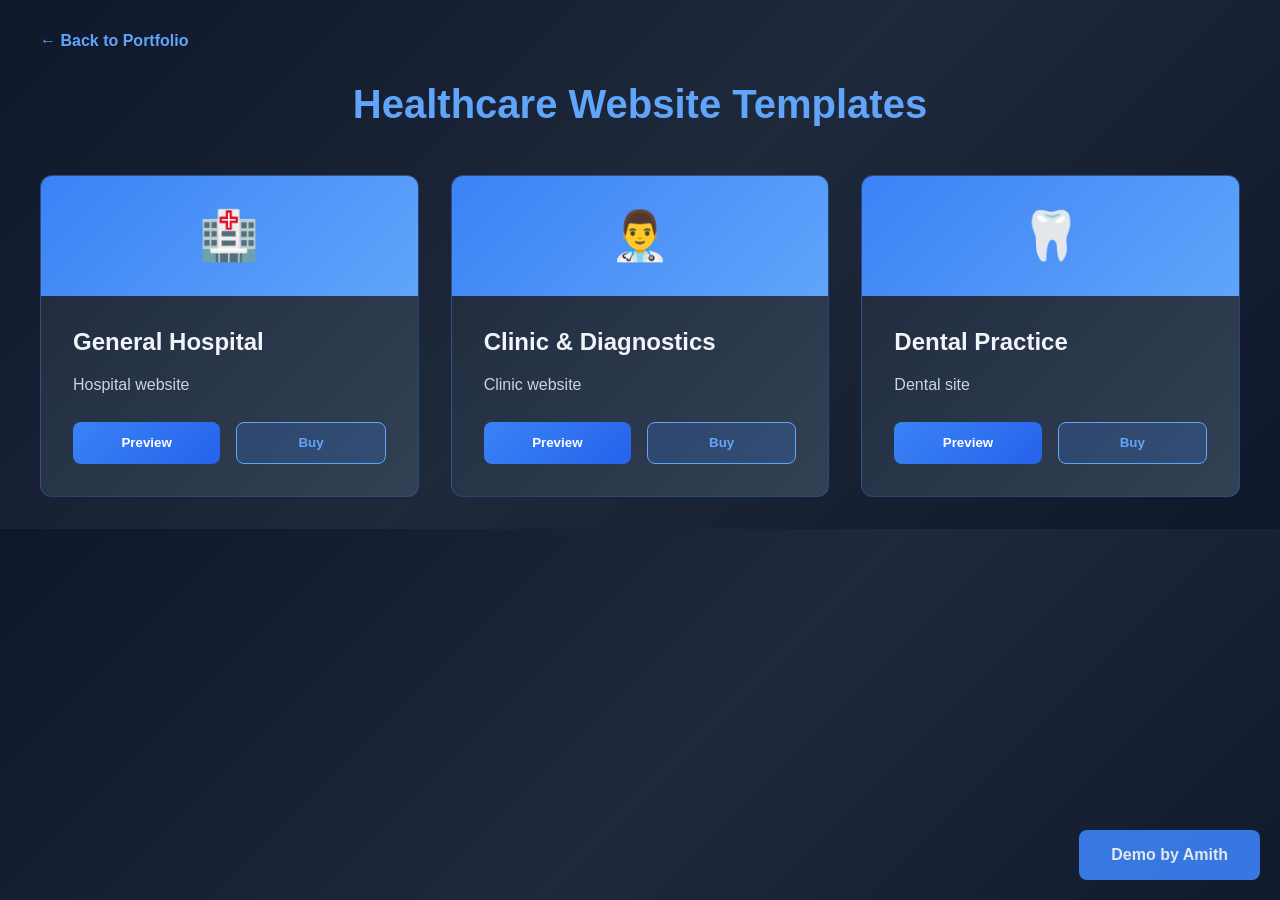
<file: healthcare.html>
<!DOCTYPE html>
<html lang="en">
<head>
    <meta charset="UTF-8">
    <meta name="viewport" content="width=device-width, initial-scale=1.0">
    <title>Healthcare Websites - Amith</title>
    <style>
        * { margin: 0; padding: 0; box-sizing: border-box; }
        body { font-family: 'Poppins', sans-serif; background: linear-gradient(135deg, #0f172a 0%, #1e293b 50%, #0f172a 100%); color: #e2e8f0; padding: 2rem; }
        .watermark { position: fixed; bottom: 20px; right: 20px; background: rgba(59, 130, 246, 0.9); padding: 1rem 2rem; border-radius: 8px; font-weight: 700; z-index: 1000; pointer-events: none; animation: pulse 2s infinite; }
        @keyframes pulse { 0%, 100% { opacity: 0.8; } 50% { opacity: 1; } }
        .container { max-width: 1200px; margin: 0 auto; }
        h1 { text-align: center; margin-bottom: 3rem; color: #60a5fa; font-size: 2.5rem; }
        .projects-grid { display: grid; grid-template-columns: repeat(auto-fit, minmax(320px, 1fr)); gap: 2rem; }
        .project-card { background: linear-gradient(135deg, #1e293b 0%, #334155 100%); border: 1px solid rgba(59, 130, 246, 0.3); border-radius: 12px; overflow: hidden; transition: all 0.3s; }
        .project-card:hover { transform: translateY(-10px); box-shadow: 0 20px 50px rgba(59, 130, 246, 0.2); }
        .project-header { background: linear-gradient(135deg, #3b82f6 0%, #60a5fa 100%); padding: 2rem; text-align: center; font-size: 3rem; }
        .project-content { padding: 2rem; }
        .project-content h3 { font-size: 1.5rem; margin-bottom: 1rem; color: #f1f5f9; }
        .project-content p { color: #cbd5e1; margin-bottom: 1.5rem; line-height: 1.6; }
        .button-group { display: flex; gap: 1rem; }
        .btn { flex: 1; padding: 0.8rem 1.5rem; border: none; border-radius: 8px; font-weight: 600; cursor: pointer; transition: all 0.3s; text-align: center; }
        .btn-preview { background: linear-gradient(135deg, #3b82f6 0%, #2563eb 100%); color: white; }
        .btn-preview:hover { transform: translateY(-2px); box-shadow: 0 10px 30px rgba(59, 130, 246, 0.3); }
        .btn-buy { background: rgba(59, 130, 246, 0.2); color: #60a5fa; border: 1px solid #60a5fa; }
        .btn-buy:hover { background: rgba(59, 130, 246, 0.3); transform: translateY(-2px); }

        .modal { display: none; position: fixed; z-index: 2000; left: 0; top: 0; width: 100%; height: 100%; background-color: rgba(0, 0, 0, 0.7); }
        .modal-content { background: linear-gradient(135deg, #1e293b 0%, #334155 100%); margin: 10% auto; padding: 2rem; border-radius: 12px; max-width: 500px; text-align: center; }
        .close { float: right; font-size: 2rem; cursor: pointer; }
        .price-box { margin: 1rem 0; }
        .price { font-size: 2rem; color: #60a5fa; }

        .back-link { display: inline-block; margin-bottom: 2rem; color: #60a5fa; text-decoration: none; font-weight: 600; }
    </style>
</head>
<body>

<div class="watermark">Demo by Amith</div>

<div class="container">

    <!-- FIXED BACK BUTTON -->
    <a href="index.html" class="back-link">← Back to Portfolio</a>

    <h1>Healthcare Website Templates</h1>

    <div class="projects-grid" id="projectsGrid"></div>

</div>

<!-- BUY MODAL -->
<div id="buyModal" class="modal">
    <div class="modal-content">
        <span class="close" onclick="closeBuyModal()">&times;</span>
        <h2 id="modalTitle"></h2>

        <!-- PRICE (DYNAMIC) -->
        <div id="priceBox" class="price-box" style="display:none;">
            <div class="price" id="modalPrice"></div>
        </div>

        <p>Contact to buy:</p>
        <p><b>amithboss555@gmail.com</b></p>
    </div>
</div>

<script>
/* =========================
   EASY PROJECT SYSTEM
   ========================= */

const projects = [
    {
        icon: '🏥',
        title: 'General Hospital',
        description: 'Hospital website',
        preview: 'https://example.com/demo1',
        price: 800
    },
    {
        icon: '👨‍⚕️',
        title: 'Clinic & Diagnostics',
        description: 'Clinic website',
        preview: 'https://example.com/demo2'
        // no price → hidden
    },
    {
        icon: '🦷',
        title: 'Dental Practice',
        description: 'Dental site',
        preview: 'https://example.com/demo3',
        price: 500
    }
];

/* =========================
   RENDER PROJECTS
   ========================= */

const grid = document.getElementById('projectsGrid');

projects.forEach(p => {
    grid.innerHTML += `
        <div class="project-card">
            <div class="project-header">${p.icon}</div>
            <div class="project-content">
                <h3>${p.title}</h3>
                <p>${p.description}</p>

                <div class="button-group">
                    <button class="btn btn-preview" onclick="openPreview('${p.preview}')">Preview</button>
                    <button class="btn btn-buy" onclick="showBuyModal('${p.title}', ${p.price || null})">Buy</button>
                </div>
            </div>
        </div>
    `;
});

/* =========================
   FUNCTIONS
   ========================= */

function openPreview(url) {
    window.open(url, '_blank');
}

const modal = document.getElementById('buyModal');

function showBuyModal(title, price) {
    document.getElementById('modalTitle').innerText = title;

    if (price) {
        document.getElementById('priceBox').style.display = 'block';
        document.getElementById('modalPrice').innerText = "₹" + price;
    } else {
        document.getElementById('priceBox').style.display = 'none';
    }

    modal.style.display = 'block';
}

function closeBuyModal() {
    modal.style.display = 'none';
}

window.onclick = function(e) {
    if (e.target == modal) closeBuyModal();
};

/* =========================
   PROTECTION
   ========================= */

document.addEventListener('contextmenu', e => e.preventDefault());

</script>

</body>
</html>
</file>
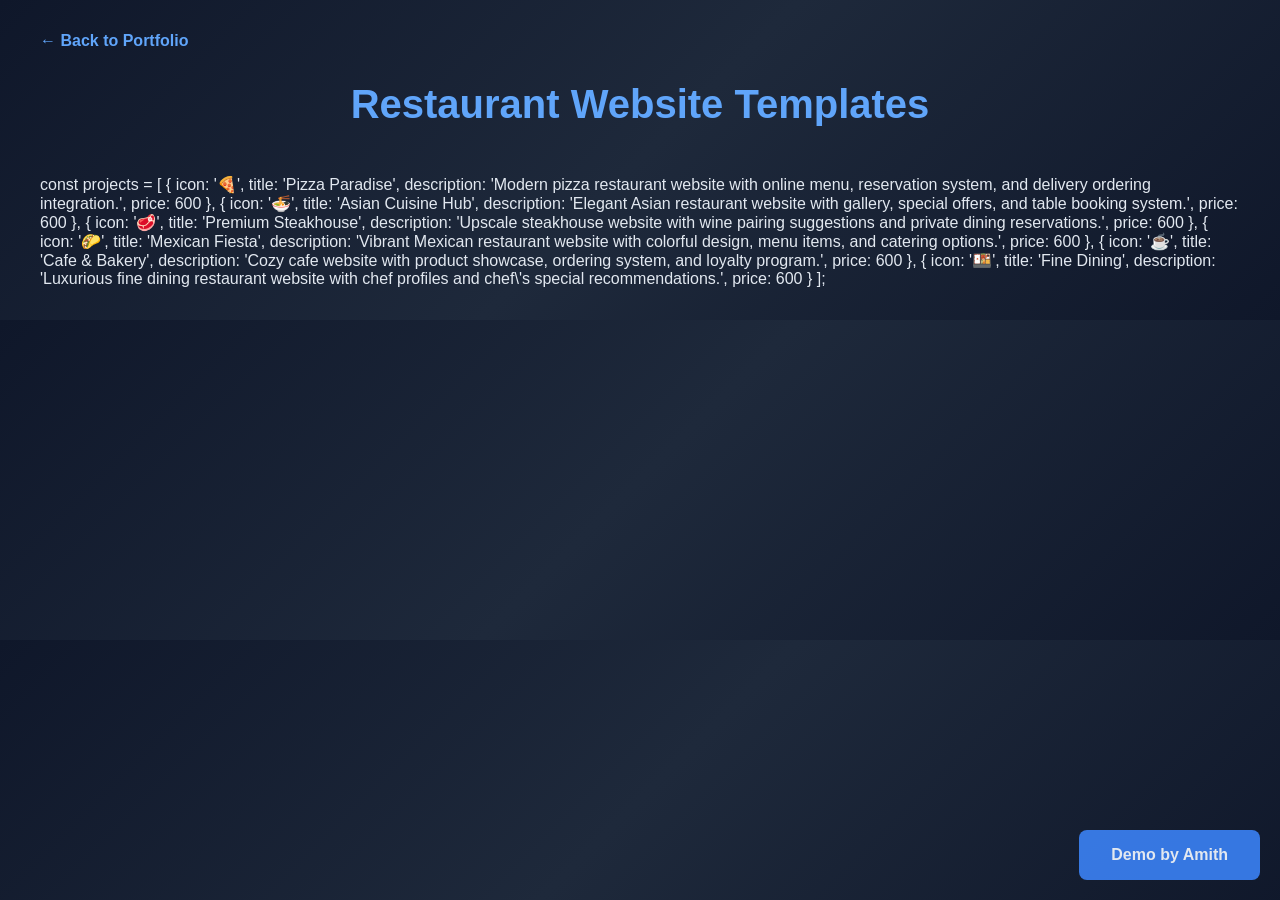
<file: restaurant.html>
<!DOCTYPE html>
<html lang="en">
<head>
    <meta charset="UTF-8">
    <meta name="viewport" content="width=device-width, initial-scale=1.0">
    <title>Restaurant Websites - Amith</title>
    <style>
        * { margin: 0; padding: 0; box-sizing: border-box; }
        body { font-family: 'Poppins', sans-serif; background: linear-gradient(135deg, #0f172a 0%, #1e293b 50%, #0f172a 100%); color: #e2e8f0; padding: 2rem; }
        .watermark { position: fixed; bottom: 20px; right: 20px; background: rgba(59, 130, 246, 0.9); padding: 1rem 2rem; border-radius: 8px; font-weight: 700; z-index: 1000; pointer-events: none; animation: pulse 2s infinite; }
        @keyframes pulse { 0%, 100% { opacity: 0.8; } 50% { opacity: 1; } }
        .container { max-width: 1200px; margin: 0 auto; }
        h1 { text-align: center; margin-bottom: 3rem; color: #60a5fa; font-size: 2.5rem; }
        .projects-grid { display: grid; grid-template-columns: repeat(auto-fit, minmax(320px, 1fr)); gap: 2rem; }
        .project-card { background: linear-gradient(135deg, #1e293b 0%, #334155 100%); border: 1px solid rgba(59, 130, 246, 0.3); border-radius: 12px; overflow: hidden; transition: all 0.3s; }
        .project-card:hover { transform: translateY(-10px); box-shadow: 0 20px 50px rgba(59, 130, 246, 0.2); }
        .project-header { background: linear-gradient(135deg, #3b82f6 0%, #60a5fa 100%); padding: 2rem; text-align: center; font-size: 3rem; }
        .project-content { padding: 2rem; }
        .project-content h3 { font-size: 1.5rem; margin-bottom: 1rem; color: #f1f5f9; }
        .project-content p { color: #cbd5e1; margin-bottom: 1.5rem; line-height: 1.6; }
        .button-group { display: flex; gap: 1rem; }
        .btn { flex: 1; padding: 0.8rem 1.5rem; border: none; border-radius: 8px; font-weight: 600; cursor: pointer; transition: all 0.3s; text-align: center; }
        .btn-preview { background: linear-gradient(135deg, #3b82f6 0%, #2563eb 100%); color: white; }
        .btn-preview:hover { transform: translateY(-2px); box-shadow: 0 10px 30px rgba(59, 130, 246, 0.3); }
        .btn-buy { background: rgba(59, 130, 246, 0.2); color: #60a5fa; border: 1px solid #60a5fa; }
        .btn-buy:hover { background: rgba(59, 130, 246, 0.3); transform: translateY(-2px); }
        .modal { display: none; position: fixed; z-index: 2000; left: 0; top: 0; width: 100%; height: 100%; background-color: rgba(0, 0, 0, 0.7); }
        .modal-content { background: linear-gradient(135deg, #1e293b 0%, #334155 100%); margin: 10% auto; padding: 2rem; border: 1px solid rgba(59, 130, 246, 0.3); border-radius: 12px; max-width: 500px; text-align: center; animation: slideDown 0.3s; }
        @keyframes slideDown { from { transform: translateY(-50px); opacity: 0; } to { transform: translateY(0); opacity: 1; } }
        .close { color: #94a3b8; float: right; font-size: 2rem; font-weight: bold; cursor: pointer; }
        .close:hover { color: #60a5fa; }
        .modal h2 { color: #60a5fa; margin: 1rem 0; }
        .modal p { color: #cbd5e1; margin-bottom: 1rem; }
        .price-box { background: rgba(59, 130, 246, 0.2); padding: 1.5rem; border-radius: 8px; margin: 1.5rem 0; border: 1px solid #60a5fa; }
        .price { font-size: 2rem; font-weight: 800; color: #60a5fa; margin-bottom: 1rem; }
        .email-box { background: rgba(59, 130, 246, 0.15); padding: 1rem; border-radius: 8px; margin: 1rem 0; word-break: break-all; }
        .email-label { color: #94a3b8; font-size: 0.9rem; margin-bottom: 0.5rem; }
        .email-text { color: #60a5fa; font-weight: 600; font-size: 1.1rem; }
        .close-btn { padding: 0.8rem 2rem; background: rgba(59, 130, 246, 0.2); color: #60a5fa; border: 1px solid #60a5fa; border-radius: 8px; cursor: pointer; font-weight: 600; transition: all 0.3s; }
        .close-btn:hover { background: rgba(59, 130, 246, 0.3); }
        .back-link { display: inline-block; margin-bottom: 2rem; color: #60a5fa; text-decoration: none; font-weight: 600; transition: all 0.3s; }
        .back-link:hover { color: #3b82f6; text-decoration: underline; }
    </style>
</head>
<body>
    <div class="watermark">Demo by Amith</div>
    <div class="container">
        <a href="javascript:history.back()" class="back-link">← Back to Portfolio</a>
        <h1>Restaurant Website Templates</h1>
        
        const projects = [
            {
                icon: '🍕',
                title: 'Pizza Paradise',
                description: 'Modern pizza restaurant website with online menu, reservation system, and delivery ordering integration.',
                price: 600
            },
            {
                icon: '🍜',
                title: 'Asian Cuisine Hub',
                description: 'Elegant Asian restaurant website with gallery, special offers, and table booking system.',
                price: 600
            },
            {
                icon: '🥩',
                title: 'Premium Steakhouse',
                description: 'Upscale steakhouse website with wine pairing suggestions and private dining reservations.',
                price: 600
            },
            {
                icon: '🌮',
                title: 'Mexican Fiesta',
                description: 'Vibrant Mexican restaurant website with colorful design, menu items, and catering options.',
                price: 600
            },
            {
                icon: '☕',
                title: 'Cafe & Bakery',
                description: 'Cozy cafe website with product showcase, ordering system, and loyalty program.',
                price: 600
            },
            {
                icon: '🍱',
                title: 'Fine Dining',
                description: 'Luxurious fine dining restaurant website with chef profiles and chef\'s special recommendations.',
                price: 600
            }
        ];         

    <div id="buyModal" class="modal">
        <div class="modal-content">
            <span class="close" onclick="closeBuyModal()">&times;</span>
            <h2 id="modalTitle">Product Name</h2>
            <div class="price-box">
                <div class="price">₹600</div>
                <p>One-time payment for lifetime use</p>
            </div>
            <p>To purchase this template, please contact:</p>
            <div class="email-box">
                <div class="email-label">Email:</div>
                <div class="email-text">amithboss555@gmail.com</div>
            </div>
            <p style="color: #94a3b8; font-size: 0.9rem; margin-top: 1rem;">After purchase, you'll receive the complete source code and full support.</p>
            <button class="close-btn" onclick="closeBuyModal()">Close</button>
        </div>
    </div>

    <script>
        document.addEventListener('contextmenu', function(e) { e.preventDefault(); alert('Right-click is disabled on this demo page.'); });
        document.addEventListener('keydown', function(e) { if (e.key === 'F12' || (e.ctrlKey && e.shiftKey && e.key === 'I')) { e.preventDefault(); alert('Developer tools are disabled on this demo page.'); } });
        const buyModal = document.getElementById('buyModal');
        function showBuyModal(productName) { document.getElementById('modalTitle').textContent = productName; buyModal.style.display = 'block'; }
        function closeBuyModal() { buyModal.style.display = 'none'; }
        window.onclick = function(event) { if (event.target == buyModal) { buyModal.style.display = 'none'; } }
        function openPreview(url) { alert('Opening preview in new tab...\n\nNote: Replace the URL with your actual preview link.'); window.open(url, '_blank'); }
    </script>
</body>
</html>
</file>
